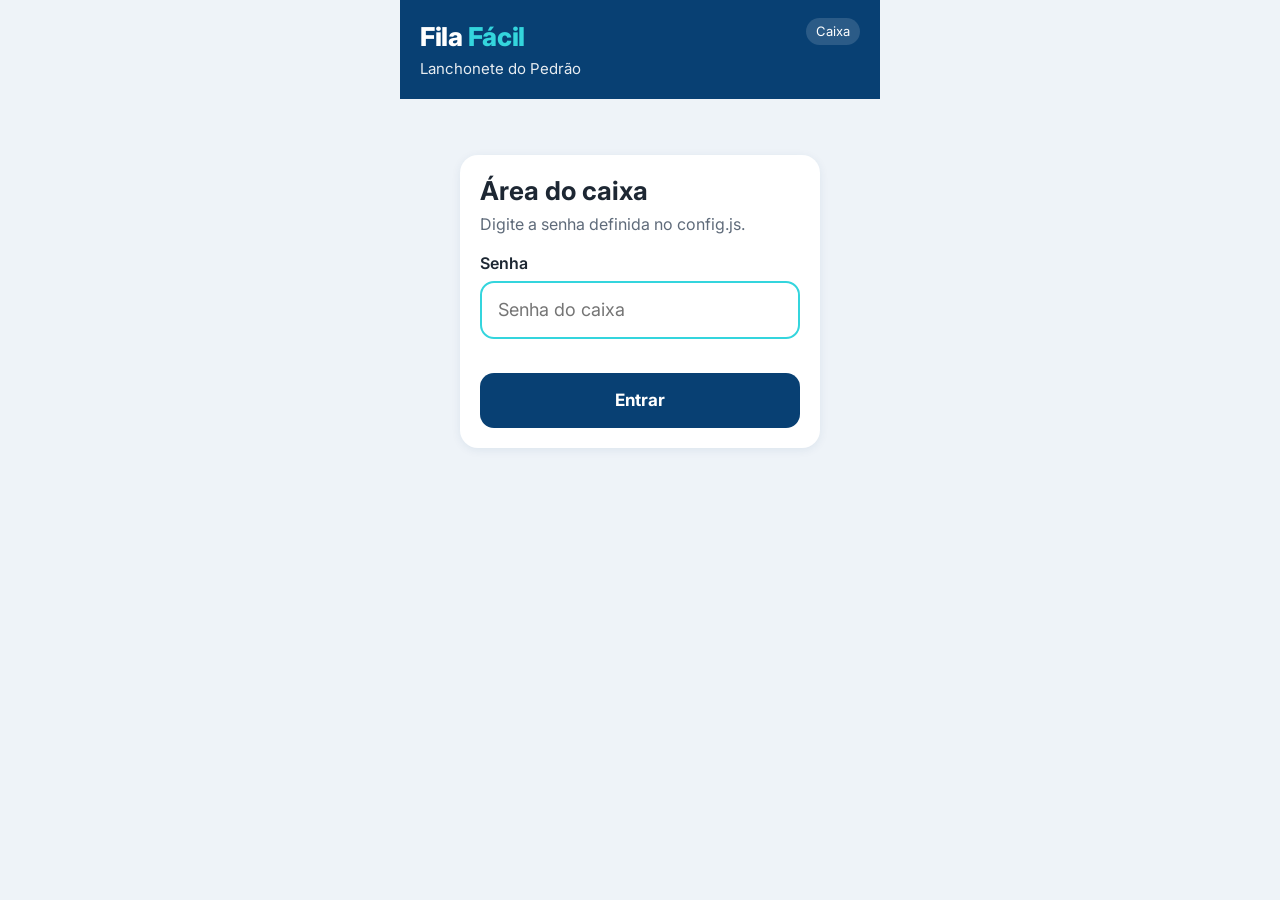
<file: caixa.html>
<!doctype html>
<html lang="pt-BR">
<head>
<meta charset="utf-8">
<meta name="viewport" content="width=device-width, initial-scale=1, viewport-fit=cover">
<meta name="theme-color" content="#084073">
<meta name="robots" content="noindex">
<title>Caixa · Fila Fácil</title>
<link rel="preconnect" href="https://fonts.googleapis.com">
<link rel="preconnect" href="https://fonts.gstatic.com" crossorigin>
<link href="https://fonts.googleapis.com/css2?family=Inter:wght@400;600;700;800&display=swap" rel="stylesheet">
<link rel="stylesheet" href="style.css">
</head>
<body>
<div class="app">
  <header class="topo">
    <div class="topo-linha">
      <div>
        <p class="marca">Fila <span>Fácil</span></p>
        <p class="loja" id="loja"></p>
      </div>
      <span class="chip">Caixa</span>
    </div>
  </header>
  <main>
    <div id="avisos"></div>
    <div id="conteudo"></div>
  </main>
</div>
<div id="toast" class="toast" hidden><span id="toast-txt"></span><button type="button" id="toast-btn">DESFAZER</button></div>

<script src="config.js"></script>
<script src="common.js"></script>
<script src="store.js"></script>
<script>
(function () {
  "use strict";
  var h = FF.h;
  var conteudo = document.getElementById("conteudo");
  document.getElementById("loja").textContent = FF.nomeLoja;
  var store = null, lista = [], carregado = false, aba = "fila";
  var arrastando = false, pendente = false, ultimoTotal = null, audio = null;

  function liberado() { try { return sessionStorage.getItem("filafacil-caixa") === "ok"; } catch (e) { return false; } }

  // ---------- som de nova chegada ----------
  function prepararSom() {
    try {
      if (!audio) audio = new (window.AudioContext || window.webkitAudioContext)();
      if (audio.state === "suspended") audio.resume();
    } catch (e) { audio = null; }
  }
  document.addEventListener("pointerdown", prepararSom, { passive: true });
  function plim() {
    if (!audio) return;
    try {
      [0, 0.12].forEach(function (d, i) {
        var t = audio.currentTime + d, o = audio.createOscillator(), g = audio.createGain();
        o.frequency.value = i ? 1320 : 990;
        g.gain.setValueAtTime(0.0001, t);
        g.gain.exponentialRampToValueAtTime(0.25, t + 0.02);
        g.gain.exponentialRampToValueAtTime(0.0001, t + 0.25);
        o.connect(g); g.connect(audio.destination); o.start(t); o.stop(t + 0.3);
      });
    } catch (e) { /* sem som */ }
  }

  // ---------- desfazer ----------
  var toast = document.getElementById("toast"), toastTxt = document.getElementById("toast-txt"), toastBtn = document.getElementById("toast-btn");
  var toastTimer = null, ultimaAcao = null;
  function mostrarToast(texto, id) {
    ultimaAcao = id;
    toastTxt.textContent = texto;
    toast.hidden = false;
    clearTimeout(toastTimer);
    toastTimer = setTimeout(function () { toast.hidden = true; ultimaAcao = null; }, 6000);
  }
  toastBtn.addEventListener("click", function () {
    if (!ultimaAcao) return;
    var id = ultimaAcao; ultimaAcao = null; toast.hidden = true;
    store.mudarStatus(id, "aguardando").catch(FF.avisoErro);
  });

  async function concluir(pessoa, status) {
    try {
      await store.mudarStatus(pessoa.id, status);
      mostrarToast(FF.senha(pessoa.senha) + " " + pessoa.nome + (status === "atendido" ? " atendido" : " rejeitado"), pessoa.id);
      try { if (navigator.vibrate) navigator.vibrate(40); } catch (e) { /* ignora */ }
    } catch (e) { FF.avisoErro(e); render(); }
  }

  // ---------- tela de senha ----------
  function telaTrava() {
    var campo = h("input", { type: "password", id: "pin", inputmode: "numeric", autocomplete: "off", placeholder: "Senha do caixa" });
    var erro = h("p", { class: "erro-campo", "aria-live": "polite" });
    conteudo.replaceChildren(h("section", { class: "card trava" },
      h("h1", null, "Área do caixa"),
      h("p", { class: "sub" }, "Digite a senha definida no config.js."),
      h("form", { onsubmit: function (ev) {
        ev.preventDefault(); prepararSom();
        if (campo.value === String(FF.C.senhaCaixa || "")) {
          try { sessionStorage.setItem("filafacil-caixa", "ok"); } catch (e) { /* ignora */ }
          iniciar();
        } else { erro.textContent = "Senha incorreta."; campo.value = ""; campo.focus(); }
      } }, h("label", { for: "pin" }, "Senha"), campo, erro, h("button", { class: "btn", type: "submit" }, "Entrar"))));
    campo.focus();
  }

  // ---------- painel ----------
  function abas() {
    function b(id, txt) {
      return h("button", { class: "aba", type: "button", role: "tab", "aria-selected": String(aba === id),
        onclick: function () { aba = id; render(); } }, txt);
    }
    return h("div", { class: "abas", role: "tablist" }, b("fila", "Fila"), b("dados", "Dados"),
      h("a", { class: "aba", href: "qr.html", target: "_blank", rel: "noopener", style: "text-align:center;text-decoration:none" }, "QR Code ↗"));
  }
  function kpi(valor, rotulo, extra) {
    return h("div", { class: "kpi" }, h("strong", null, valor), h("span", null, rotulo), extra ? h("small", null, extra) : null);
  }

  function painelFila(a) {
    var agora = Date.now();
    var partes = [h("div", { class: "kpis" },
      kpi(String(a.fila.length), "na fila"),
      kpi(String(a.atendidos.length), "atendidos"),
      kpi(FF.duracao(a.esperaMedia), "espera média"))];

    if (!a.fila.length) {
      partes.push(h("section", { class: "card vazio" }, h("b", null, "Fila vazia"),
        "Mostre o QR Code no balcão para os clientes entrarem.",
        h("a", { class: "btn claro", href: "qr.html", target: "_blank", rel: "noopener" }, "Abrir QR Code")));
      return partes;
    }

    var p = a.fila[0];
    var trilho = h("div", { class: "trilho" },
      h("div", { class: "fundo-swipe", "aria-hidden": "true" }, h("span", { class: "dir" }, "✓ Atendido"), h("span", { class: "esq" }, "Rejeitar ✕")));
    var card = h("section", { class: "card atual", "aria-label": "Cliente sendo chamado" },
      h("div", { class: "topo-card" },
        h("span", { class: "senha-tag", style: "margin:0" }, FF.senha(p.senha)),
        h("span", { class: "tempo" }, "chamado há " + FF.duracao(agora - p.inicio))),
      h("p", { class: "nome" }, p.nome),
      h("p", { class: "tempo", style: "margin:0" }, "Chegou às " + FF.hora(p.entrada) + " · esperou " + FF.duracao(Math.max(0, p.inicio - p.entrada))),
      h("div", { class: "instrucao" }, h("span", null, h("b", { class: "r" }, "←"), " arraste para rejeitar"), h("span", null, "arraste para atender ", h("b", { class: "v" }, "→"))));
    trilho.appendChild(card);
    ligarArraste(trilho, card, p);
    partes.push(h("p", { class: "rotulo" }, "Agora no caixa"), trilho,
      h("div", { class: "acoes" },
        h("button", { class: "btn vermelho", type: "button", onclick: function () { concluir(p, "rejeitado"); } }, "✕ Rejeitar"),
        h("button", { class: "btn verde", type: "button", onclick: function () { concluir(p, "atendido"); } }, "✓ Atendido")));

    var resto = a.fila.slice(1);
    partes.push(h("p", { class: "rotulo" }, "Próximos (" + resto.length + ")"));
    if (resto.length) {
      partes.push(h("section", { class: "card", style: "padding:6px 16px" }, h("ul", { class: "lista" },
        resto.map(function (e, i) {
          return h("li", null, h("span", { class: "pos" }, String(i + 2)),
            h("div", { class: "quem" }, h("b", null, e.nome), h("span", null, FF.senha(e.senha) + " · chegou às " + FF.hora(e.entrada))),
            h("span", { class: "t" }, "há " + FF.duracao(agora - e.entrada)));
        }))));
    } else partes.push(h("section", { class: "card vazio", style: "padding:16px" }, "Ninguém esperando depois desta pessoa."));
    return partes;
  }

  function ligarArraste(trilho, card, pessoa) {
    var x0 = 0, dx = 0, id = null;
    card.addEventListener("pointerdown", function (e) {
      if (e.button !== undefined && e.button !== 0) return;
      id = e.pointerId; x0 = e.clientX; dx = 0; arrastando = true;
      card.setPointerCapture(id);
      card.style.transition = "none";
    });
    card.addEventListener("pointermove", function (e) {
      if (e.pointerId !== id) return;
      dx = e.clientX - x0;
      card.style.transform = "translateX(" + dx + "px) rotate(" + (dx / 40) + "deg)";
      trilho.dataset.dir = dx > 8 ? "dir" : dx < -8 ? "esq" : "";
    });
    function soltar(e) {
      if (e.pointerId !== id) return;
      id = null;
      var limite = card.offsetWidth * 0.33;
      card.style.transition = "transform .22s ease";
      if (Math.abs(dx) > limite) {
        var dir = dx > 0 ? 1 : -1;
        card.style.transform = "translateX(" + (dir * card.offsetWidth * 1.3) + "px) rotate(" + (dir * 12) + "deg)";
        setTimeout(function () { arrastando = false; concluir(pessoa, dir > 0 ? "atendido" : "rejeitado"); }, 200);
      } else {
        card.style.transform = "";
        trilho.dataset.dir = "";
        setTimeout(function () { arrastando = false; if (pendente) render(); }, 230);
      }
    }
    card.addEventListener("pointerup", soltar);
    card.addEventListener("pointercancel", soltar);
  }

  function grafico(a) {
    var agora = Date.now();
    if (!a.todos.length) return h("p", { class: "nota" }, "As chegadas aparecem aqui assim que alguém entrar na fila.");
    var inicio = a.todos[0].entrada;
    var span = Math.max(agora - inicio, 60000);
    var opcoes = [1, 2, 5, 10, 15, 30, 60], passo = 60;
    for (var i = 0; i < opcoes.length; i++) { if (span / (opcoes[i] * 60000) <= 12) { passo = opcoes[i]; break; } }
    var tam = passo * 60000;
    var base = Math.floor(inicio / tam) * tam;
    var n = Math.floor((agora - base) / tam) + 1;
    var cont = new Array(n).fill(0);
    a.todos.forEach(function (e) { var k = Math.floor((e.entrada - base) / tam); if (k >= 0 && k < n) cont[k] += 1; });
    var max = Math.max.apply(null, cont) || 1;
    return h("div", null,
      h("div", { class: "grafico", role: "img", "aria-label": "Chegadas por intervalo de " + passo + " minutos" },
        cont.map(function (c) { return h("div", { class: "barra" }, h("em", null, c ? String(c) : ""), h("i", { style: "height:" + (c / max * 85) + "%" })); })),
      h("div", { class: "eixo" }, cont.map(function (c, k) { return h("span", null, k % Math.ceil(n / 6) === 0 ? FF.hora(base + k * tam) : ""); })),
      h("p", { class: "nota" }, "Chegadas a cada " + passo + " min."));
  }

  var NOMES = { aguardando: "Na fila", atendido: "Atendido", rejeitado: "Rejeitado", desistiu: "Desistiu" };

  function baixarCSV(a) {
    var seguro = function (s) { s = String(s == null ? "" : s); if (/^[=+\-@]/.test(s)) s = "'" + s; return '"' + s.replace(/"/g, '""') + '"'; };
    var min = function (ms) { return ms == null ? "" : (ms / 60000).toFixed(2).replace(".", ","); };
    var linhas = [["senha", "nome", "chegada", "inicio_atendimento", "saida", "espera_min", "situacao"].join(";")];
    a.todos.forEach(function (e) {
      linhas.push([e.senha, seguro(e.nome), FF.hora(e.entrada), e.inicio ? FF.hora(e.inicio) : "", e.fim ? FF.hora(e.fim) : "",
        min(e.status === "desistiu" && e.fim ? e.fim - e.entrada : e.espera), NOMES[e.status] || e.status].join(";"));
    });
    var blob = new Blob(["﻿" + linhas.join("\r\n")], { type: "text/csv;charset=utf-8" });
    var url = URL.createObjectURL(blob);
    var link = h("a", { href: url, download: "fila-facil-" + FilaStore.loja + ".csv" });
    document.body.appendChild(link); link.click(); link.remove();
    setTimeout(function () { URL.revokeObjectURL(url); }, 2000);
  }

  function painelDados(a) {
    var rhoTxt = a.rho == null ? "–" : FF.pct(a.rho);
    var partes = [
      h("div", { class: "kpis" },
        kpi(String(a.todos.length), "chegadas"),
        kpi(String(a.atendidos.length), "atendidos"),
        kpi(String(a.fila.length), "na fila agora"),
        kpi(FF.duracao(a.esperaMedia), "espera média"),
        kpi(FF.duracao(a.maiorEspera), "maior espera"),
        kpi(FF.duracao(a.tmaReal), "tempo médio de atendimento"),
        kpi(String(a.desistencias.length), "desistências"),
        kpi(FF.pct(a.abandono), "taxa de abandono"),
        kpi(FF.duracao(a.tolerancia), "tolerância", "tempo médio até desistir"),
        kpi(FF.num(a.lambda, a.lambda != null && a.lambda < 10 ? 1 : 0), "chegadas por hora", "λ"),
        kpi(FF.num(a.mu, a.mu != null && a.mu < 10 ? 1 : 0), "capacidade por hora", "μ"),
        kpi(rhoTxt, "ocupação do caixa", "ρ = λ ÷ μ")),
      h("section", { class: "card" }, h("h2", null, "Chegadas ao longo do tempo"), grafico(a)),
      h("section", { class: "card" },
        h("h2", null, "Teoria das Filas"),
        a.rho == null
          ? h("p", { class: "sub" }, "Os cálculos aparecem depois do primeiro atendimento.")
          : h("div", null,
              h("p", { class: "sub" }, "Ocupação do caixa: ρ = " + FF.num(a.lambda, a.lambda < 10 ? 1 : 0) + " ÷ " + FF.num(a.mu, a.mu < 10 ? 1 : 0) + " = " + rhoTxt + "."),
              h("p", { class: "sub" }, a.wqTeorica != null
                ? "Espera prevista (modelo M/M/1): Wq = ρ ÷ (μ − λ) = " + FF.duracao(a.wqTeorica) + ". Espera medida: " + FF.duracao(a.esperaMedia) + "."
                : "As chegadas superam a capacidade do caixa (ρ ≥ 100%): a fila tende a crescer. Abrir outro caixa resolveria."),
              h("p", { class: "nota" }, "Com poucos atendimentos os números oscilam. A comparação fica mais confiável com mais dados."))),
    ];
    var historico = a.todos.slice().reverse();
    partes.push(h("section", { class: "card" }, h("h2", null, "Histórico"),
      historico.length
        ? h("table", { class: "tabela" },
            h("thead", null, h("tr", null, h("th", null, "Senha"), h("th", null, "Nome"), h("th", null, "Chegada"), h("th", null, "Espera"), h("th", null, "Situação"))),
            h("tbody", null, historico.map(function (e) {
              var w = e.status === "desistiu" && e.fim ? e.fim - e.entrada : e.status === "aguardando" ? Date.now() - e.entrada : e.espera;
              return h("tr", null, h("td", null, FF.senha(e.senha)), h("td", { class: "nm" }, e.nome), h("td", null, FF.hora(e.entrada)),
                h("td", null, FF.duracao(w)), h("td", null, h("span", { class: "st " + e.status }, NOMES[e.status] || e.status)));
            })))
        : h("p", { class: "sub" }, "Ninguém entrou na fila ainda.")));

    var apagar = h("button", { class: "btn perigo", type: "button" }, "Encerrar a fila e apagar os dados");
    var conf = null;
    apagar.addEventListener("click", async function () {
      if (!conf) {
        apagar.textContent = "Toque de novo para apagar tudo"; apagar.classList.add("confirmar");
        conf = setTimeout(function () { conf = null; apagar.textContent = "Encerrar a fila e apagar os dados"; apagar.classList.remove("confirmar"); }, 4000);
        return;
      }
      clearTimeout(conf); conf = null; apagar.disabled = true; apagar.textContent = "Apagando…";
      try { await store.apagarTudo(); } catch (e) { FF.avisoErro(e); }
    });
    partes.push(h("section", { class: "card botoes" },
      h("button", { class: "btn claro", type: "button", style: "margin:0", onclick: function () { baixarCSV(FF.analisar(lista, Date.now())); } }, "Baixar planilha (CSV)"),
      apagar,
      h("p", { class: "nota", style: "margin:0" }, "Apague os dados ao final da apresentação.")));
    return partes;
  }

  function render() {
    if (!carregado) return;
    if (arrastando) { pendente = true; return; }
    pendente = false;
    var a = FF.analisar(lista, Date.now());
    conteudo.replaceChildren(h("div", { style: "display:flex;flex-direction:column;gap:14px" },
      abas(), aba === "fila" ? painelFila(a) : painelDados(a)));
    document.title = (a.fila.length ? "(" + a.fila.length + ") " : "") + "Caixa · Fila Fácil";
  }

  function iniciar() {
    conteudo.replaceChildren(h("div", { class: "card vazio" }, "Conectando…"));
    FilaStore.abrir().then(function (s) {
      store = s;
      FF.avisoModo(s);
      s.assinar(function (l) {
        var chegadas = l.length;
        if (ultimoTotal != null && chegadas > ultimoTotal) plim();
        ultimoTotal = chegadas;
        lista = l; carregado = true; render();
      }, FF.avisoErro);
      setInterval(render, 15000);
    }).catch(function (e) { FF.avisoErro(e); conteudo.replaceChildren(); });
  }

  if (liberado()) iniciar(); else telaTrava();
})();
</script>
</body>
</html>
</file>
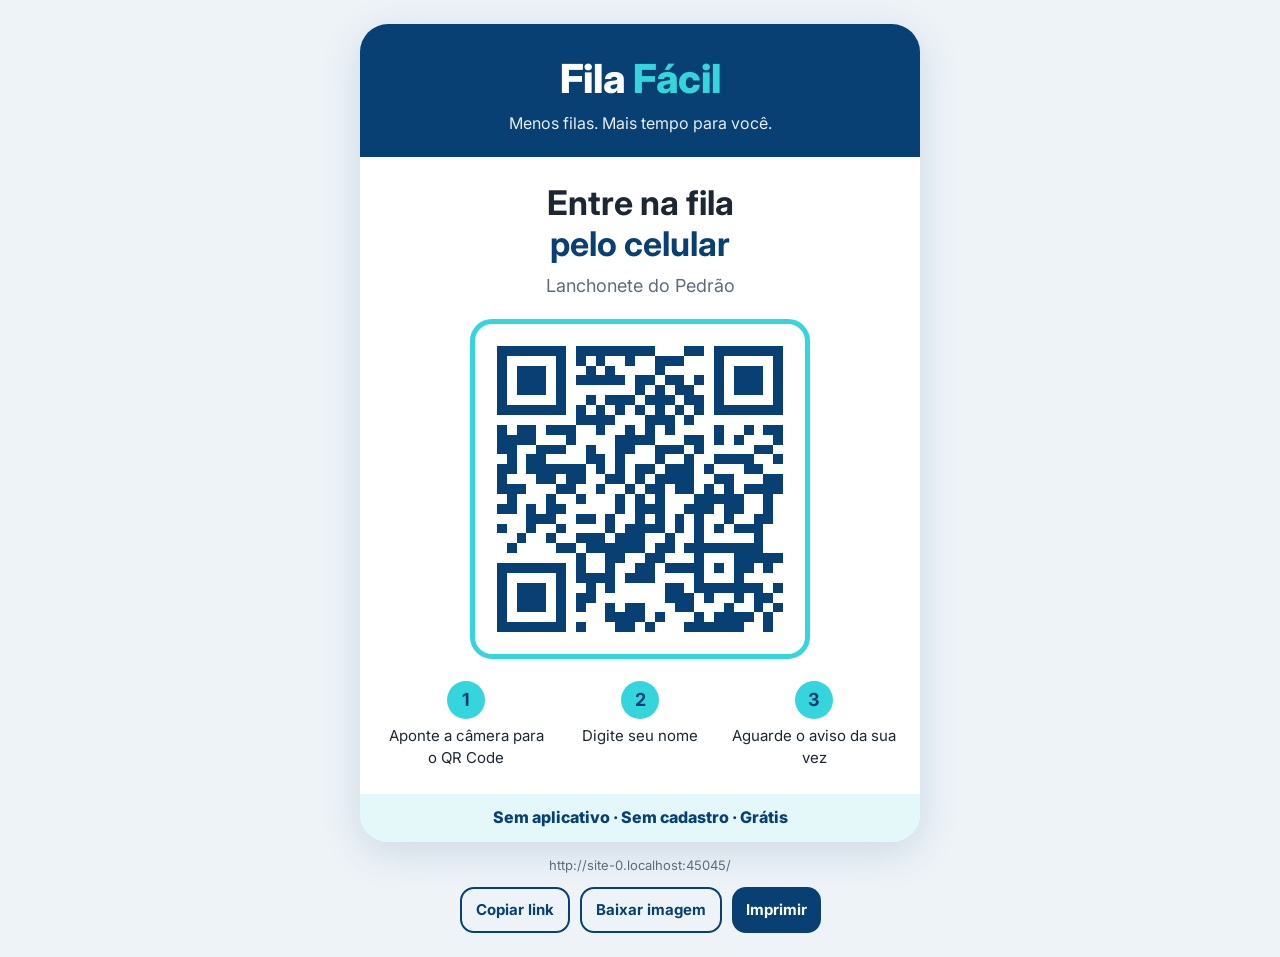
<file: qr.html>
<!doctype html>
<html lang="pt-BR">
<head>
<meta charset="utf-8">
<meta name="viewport" content="width=device-width, initial-scale=1, viewport-fit=cover">
<title>QR Code · Fila Fácil</title>
<link rel="preconnect" href="https://fonts.googleapis.com">
<link rel="preconnect" href="https://fonts.gstatic.com" crossorigin>
<link href="https://fonts.googleapis.com/css2?family=Inter:wght@400;600;700;800&display=swap" rel="stylesheet">
<link rel="stylesheet" href="style.css">
</head>
<body>
<div class="qr-pagina">
  <div style="width:min(560px,100%)">
    <div id="avisos" style="margin-bottom:12px"></div>
    <div class="display">
      <div class="topo">
        <p class="marca">Fila <span>Fácil</span></p>
        <p class="slogan">Menos filas. Mais tempo para você.</p>
      </div>
      <div class="corpo">
        <h1>Entre na fila <span>pelo celular</span></h1>
        <p class="loja-nome" id="loja"></p>
        <div class="qr-moldura" id="qr"></div>
        <div class="passos">
          <div class="passo"><b>1</b>Aponte a câmera para o QR Code</div>
          <div class="passo"><b>2</b>Digite seu nome</div>
          <div class="passo"><b>3</b>Aguarde o aviso da sua vez</div>
        </div>
      </div>
      <div class="faixa">Sem aplicativo · Sem cadastro · Grátis</div>
    </div>
    <p class="qr-url" id="url"></p>
    <div class="qr-acoes">
      <button class="btn claro pequeno" type="button" id="copiar">Copiar link</button>
      <button class="btn claro pequeno" type="button" id="baixar">Baixar imagem</button>
      <button class="btn pequeno" type="button" id="imprimir">Imprimir</button>
    </div>
  </div>
</div>
<script src="config.js"></script>
<script src="common.js"></script>
<script src="qr.js"></script>
<script>
(function () {
  "use strict";
  var link = new URL("index.html", location.href);
  link.search = ""; link.hash = "";
  var url = link.href.replace(/index\.html$/, "");
  document.getElementById("loja").textContent = FF.nomeLoja;
  document.getElementById("url").textContent = url;
  if (location.protocol === "file:") FF.aviso("teste", "Este QR Code aponta para um arquivo do seu computador. Publique o site (passo 3 do LEIA-ME) e abra esta página pelo endereço publicado.");

  document.getElementById("qr").innerHTML = window.qrSvg(url, { ec: "M", margin: 1, color: "#084073" });

  document.getElementById("imprimir").addEventListener("click", function () { window.print(); });
  var copiar = document.getElementById("copiar");
  copiar.addEventListener("click", async function () {
    try { await navigator.clipboard.writeText(url); copiar.textContent = "Link copiado"; }
    catch (e) { copiar.textContent = "Não foi possível copiar"; }
    setTimeout(function () { copiar.textContent = "Copiar link"; }, 2500);
  });
  document.getElementById("baixar").addEventListener("click", function () {
    var m = window.qrMatrix(url, "M"), n = m.length, mod = 24, borda = 4, lado = (n + borda * 2) * mod;
    var cv = document.createElement("canvas"); cv.width = cv.height = lado;
    var g = cv.getContext("2d");
    g.fillStyle = "#fff"; g.fillRect(0, 0, lado, lado); g.fillStyle = "#000";
    for (var r = 0; r < n; r++) for (var c = 0; c < n; c++) if (m[r][c]) g.fillRect((c + borda) * mod, (r + borda) * mod, mod, mod);
    cv.toBlob(function (b) {
      var u = URL.createObjectURL(b), a = document.createElement("a");
      a.href = u; a.download = "qr-code-fila-facil.png"; document.body.appendChild(a); a.click(); a.remove();
      setTimeout(function () { URL.revokeObjectURL(u); }, 2000);
    }, "image/png");
  });
})();
</script>
</body>
</html>
</file>
<file: style.css>
:root {
  --navy: #084073;
  --navy-2: #0b4f8c;
  --turq: #34d5dd;
  --turq-claro: #e4f8f9;
  --fundo: #eef3f8;
  --card: #ffffff;
  --texto: #1d2733;
  --suave: #5f6b7a;
  --linha: #dbe3ec;
  --verde: #1e9e5a;
  --verde-claro: #e3f5ea;
  --vermelho: #d64545;
  --vermelho-claro: #fbe6e6;
  --ambar: #c98a00;
  --raio: 18px;
  --sombra: 0 2px 10px rgba(8, 64, 115, .08);
}
* { box-sizing: border-box; }
html, body { margin: 0; }
body {
  background: var(--fundo);
  color: var(--texto);
  font-family: "Inter", system-ui, -apple-system, "Segoe UI", Roboto, Arial, sans-serif;
  font-size: 16px;
  line-height: 1.45;
  -webkit-text-size-adjust: 100%;
}
button, input { font: inherit; color: inherit; }
button { cursor: pointer; }
.app { max-width: 480px; margin: 0 auto; min-height: 100vh; display: flex; flex-direction: column; }

/* Cabeçalho */
.topo { background: var(--navy); color: #fff; padding: 18px 20px 20px; }
.marca { font-weight: 800; font-size: 26px; letter-spacing: -.3px; margin: 0; }
.marca span { color: var(--turq); }
.loja { margin: 2px 0 0; opacity: .9; font-size: 15px; }
.topo-linha { display: flex; align-items: flex-start; justify-content: space-between; gap: 12px; }
.chip { background: rgba(255,255,255,.14); border-radius: 999px; padding: 4px 10px; font-size: 13px; white-space: nowrap; }

main { flex: 1; padding: 16px; display: flex; flex-direction: column; gap: 14px; }
.card { background: var(--card); border-radius: var(--raio); box-shadow: var(--sombra); padding: 20px; }
h1, h2, h3 { margin: 0; line-height: 1.2; }
h1 { font-size: 26px; }
h2 { font-size: 20px; }
.sub { color: var(--suave); margin: 6px 0 0; }
.rodape { text-align: center; color: var(--suave); font-size: 13px; padding: 8px 16px 20px; }

/* Avisos */
#avisos { display: flex; flex-direction: column; gap: 8px; }
#avisos:empty { display: none; }
.aviso { border-radius: 12px; padding: 10px 14px; font-size: 14px; }
.aviso.teste { background: #fff6dc; color: #6b4d00; }
.aviso.erro { background: var(--vermelho-claro); color: #8a1f1f; }

/* Formulário */
label { font-weight: 600; display: block; margin: 16px 0 6px; }
input[type=text], input[type=password] {
  width: 100%; border: 2px solid var(--linha); border-radius: 14px; padding: 14px 16px; font-size: 18px; background: #fff;
}
input:focus { outline: none; border-color: var(--turq); }
.btn {
  display: block; width: 100%; border: 0; border-radius: 14px; padding: 15px 18px; font-weight: 700; font-size: 17px;
  background: var(--navy); color: #fff; margin-top: 14px; text-align: center; text-decoration: none;
}
.btn:active { transform: translateY(1px); }
.btn:disabled { opacity: .55; cursor: default; }
.btn.claro { background: transparent; color: var(--navy); border: 2px solid var(--navy); }
.btn.perigo { background: transparent; color: var(--vermelho); border: 2px solid var(--vermelho); }
.btn.perigo.confirmar { background: var(--vermelho); color: #fff; }
.btn.pequeno { padding: 10px 14px; font-size: 15px; margin-top: 0; }
.erro-campo { color: var(--vermelho); font-size: 14px; margin: 6px 0 0; min-height: 1em; }

/* Publicidade (ilustra o modelo de receita) */
.anuncio {
  border: 1.5px dashed #b9c6d4; border-radius: 14px; padding: 12px 14px; text-align: center; color: var(--suave); font-size: 13px; background: #f7fafc;
}
.anuncio b { display: block; font-size: 11px; letter-spacing: .08em; text-transform: uppercase; color: #8a97a6; margin-bottom: 2px; }

/* ---------------- Cliente ---------------- */
.resumo-fila { display: flex; gap: 10px; margin-top: 14px; }
.mini { flex: 1; background: var(--turq-claro); border-radius: 14px; padding: 10px 12px; }
.mini strong { display: block; font-size: 22px; color: var(--navy); }
.mini span { font-size: 13px; color: var(--suave); }

.espera { text-align: center; }
.saudacao { color: var(--suave); margin: 0; }
.posicao { font-size: 84px; font-weight: 800; color: var(--navy); line-height: 1; margin: 10px 0 0; letter-spacing: -2px; }
.posicao-legenda { font-size: 18px; font-weight: 600; margin: 4px 0 0; }
.senha-tag { display: inline-block; margin-top: 12px; background: var(--fundo); border-radius: 999px; padding: 4px 12px; font-weight: 700; color: var(--navy); font-size: 14px; }
.linhas { display: flex; gap: 10px; margin-top: 18px; text-align: left; }
.pontos { display: flex; justify-content: center; gap: 6px; margin-top: 16px; flex-wrap: wrap; }
.ponto { width: 12px; height: 12px; border-radius: 50%; background: var(--linha); }
.ponto.eu { background: var(--turq); box-shadow: 0 0 0 3px rgba(52, 213, 221, .3); }
.dica { font-size: 14px; color: var(--suave); background: var(--fundo); border-radius: 12px; padding: 10px 12px; margin-top: 16px; text-align: left; }

.vez { background: var(--navy); color: #fff; text-align: center; padding: 30px 20px; }
.vez .sino { width: 74px; height: 74px; border-radius: 50%; background: var(--turq); color: var(--navy); display: grid; place-items: center; margin: 0 auto; font-size: 38px; animation: pulsar 1.4s ease-in-out infinite; }
.vez h1 { font-size: 34px; margin-top: 16px; }
.vez p { margin: 8px 0 0; opacity: .92; font-size: 18px; }
.vez .senha-tag { background: rgba(255,255,255,.15); color: #fff; font-size: 18px; }
@keyframes pulsar { 0%, 100% { transform: scale(1); } 50% { transform: scale(1.08); } }
@media (prefers-reduced-motion: reduce) { .vez .sino { animation: none; } }

.fim { text-align: center; }
.fim .icone { width: 64px; height: 64px; border-radius: 50%; display: grid; place-items: center; margin: 0 auto 12px; font-size: 32px; background: var(--verde-claro); color: var(--verde); }
.fim .icone.neutro { background: var(--fundo); color: var(--suave); }

/* ---------------- Caixa ---------------- */
.abas { display: flex; background: var(--card); border-radius: 14px; padding: 4px; box-shadow: var(--sombra); }
.aba { flex: 1; border: 0; background: transparent; border-radius: 10px; padding: 10px; font-weight: 700; color: var(--suave); }
.aba[aria-selected=true] { background: var(--navy); color: #fff; }
.kpis { display: grid; grid-template-columns: repeat(3, 1fr); gap: 10px; }
.kpi { background: var(--card); border-radius: 14px; box-shadow: var(--sombra); padding: 12px; }
.kpi strong { display: block; font-size: 22px; color: var(--navy); line-height: 1.1; }
.kpi span { display: block; font-size: 12.5px; line-height: 1.3; color: var(--suave); margin-top: 2px; }
.kpi small { display: block; font-size: 11.5px; color: var(--suave); margin-top: 4px; }

.rotulo { font-size: 13px; font-weight: 700; color: var(--suave); text-transform: uppercase; letter-spacing: .06em; margin: 4px 2px -4px; }
.trilho { position: relative; border-radius: var(--raio); overflow: hidden; }
.fundo-swipe { position: absolute; inset: 0; display: flex; align-items: center; justify-content: space-between; padding: 0 22px; font-weight: 800; font-size: 18px; color: #fff; }
.fundo-swipe .esq, .fundo-swipe .dir { opacity: 0; transition: opacity .1s; }
.trilho[data-dir=dir] .fundo-swipe { background: var(--verde); }
.trilho[data-dir=esq] .fundo-swipe { background: var(--vermelho); }
.trilho[data-dir=dir] .dir, .trilho[data-dir=esq] .esq { opacity: 1; }
.atual { position: relative; touch-action: pan-y; user-select: none; -webkit-user-select: none; cursor: grab; }
.atual .topo-card { display: flex; justify-content: space-between; align-items: center; }
.atual .nome { font-size: 30px; font-weight: 800; margin: 8px 0 2px; word-break: break-word; }
.atual .tempo { color: var(--suave); }
.atual .instrucao { display: flex; justify-content: space-between; font-size: 13px; color: var(--suave); margin-top: 14px; border-top: 1px solid var(--linha); padding-top: 10px; }
.atual .instrucao b.v { color: var(--verde); }
.atual .instrucao b.r { color: var(--vermelho); }
.acoes { display: flex; gap: 10px; }
.acoes .btn { margin: 0; }
.btn.verde { background: var(--verde); }
.btn.vermelho { background: #fff; color: var(--vermelho); border: 2px solid var(--vermelho); }

.lista { list-style: none; margin: 0; padding: 0; }
.lista li { display: flex; align-items: center; gap: 12px; padding: 12px 4px; border-bottom: 1px solid var(--linha); }
.lista li:last-child { border-bottom: 0; }
.lista .pos { width: 30px; height: 30px; border-radius: 50%; background: var(--fundo); color: var(--navy); font-weight: 800; display: grid; place-items: center; font-size: 14px; flex: none; }
.lista .quem { flex: 1; min-width: 0; }
.lista .quem b { display: block; overflow: hidden; text-overflow: ellipsis; white-space: nowrap; }
.lista .quem span { font-size: 13px; color: var(--suave); }
.lista .t { font-size: 14px; color: var(--suave); white-space: nowrap; }
.vazio { text-align: center; color: var(--suave); padding: 26px 10px; }
.vazio b { display: block; color: var(--texto); font-size: 18px; margin-bottom: 4px; }

.toast {
  position: fixed; left: 50%; bottom: 18px; transform: translateX(-50%); width: min(448px, calc(100% - 32px));
  background: #1d2733; color: #fff; border-radius: 14px; padding: 14px 16px; display: flex; align-items: center; gap: 12px; box-shadow: 0 8px 24px rgba(0,0,0,.25); z-index: 10;
}
.toast[hidden] { display: none; }
.toast span { flex: 1; }
.toast button { background: none; border: 0; color: var(--turq); font-weight: 800; letter-spacing: .04em; padding: 6px; }

.grafico { display: flex; align-items: flex-end; gap: 4px; height: 120px; margin-top: 14px; }
.grafico { justify-content: center; }
.grafico .barra { flex: 1; max-width: 44px; display: flex; flex-direction: column; justify-content: flex-end; align-items: center; height: 100%; }
.grafico .barra i { display: block; width: 100%; background: var(--turq); border-radius: 6px 6px 0 0; min-height: 2px; }
.grafico .barra em { font-style: normal; font-size: 11px; color: var(--navy); font-weight: 700; margin-bottom: 2px; }
.eixo { display: flex; gap: 4px; margin-top: 4px; justify-content: center; }
.eixo span { flex: 1; max-width: 44px; white-space: nowrap; overflow: visible; text-align: center; font-size: 10.5px; color: var(--suave); overflow: hidden; }
.nota { font-size: 12.5px; color: var(--suave); margin: 10px 0 0; }

.tabela { width: 100%; border-collapse: collapse; font-size: 14px; margin-top: 10px; }
.tabela th { text-align: left; font-size: 12px; color: var(--suave); font-weight: 700; padding: 6px 4px; border-bottom: 2px solid var(--linha); }
.tabela td { padding: 8px 4px; border-bottom: 1px solid var(--linha); }
.tabela td.nm { max-width: 110px; overflow: hidden; text-overflow: ellipsis; white-space: nowrap; }
.st { font-size: 12px; font-weight: 700; border-radius: 999px; padding: 2px 8px; white-space: nowrap; }
.st.aguardando { background: var(--turq-claro); color: var(--navy); }
.st.atendido { background: var(--verde-claro); color: var(--verde); }
.st.rejeitado { background: var(--vermelho-claro); color: var(--vermelho); }
.st.desistiu { background: #fff1d6; color: #8a5a00; }
.botoes { display: flex; flex-direction: column; gap: 10px; }

/* Senha do caixa */
.trava { max-width: 360px; margin: 40px auto 0; width: 100%; }

/* ---------------- QR Code de balcão ---------------- */
.qr-pagina { background: var(--fundo); min-height: 100vh; display: grid; place-items: center; padding: 24px 16px; }
.display { background: #fff; border-radius: 28px; box-shadow: 0 10px 40px rgba(8,64,115,.15); width: min(560px, 100%); overflow: hidden; text-align: center; }
.display .topo { padding: 26px 20px 22px; }
.display .marca { font-size: 40px; }
.display .slogan { margin: 4px 0 0; opacity: .9; }
.display .corpo { padding: 26px 24px 8px; }
.display h1 { font-size: 34px; }
.display h1 span { color: var(--navy); display: block; }
.display .loja-nome { margin: 8px 0 0; color: var(--suave); font-size: 18px; }
.qr-moldura { border: 5px solid var(--turq); border-radius: 22px; padding: 12px; width: min(340px, 82%); margin: 20px auto 0; }
.qr-moldura svg { display: block; width: 100%; height: auto; }
.passos { display: flex; gap: 10px; margin: 22px 0 18px; }
.passo { flex: 1; font-size: 15px; color: var(--texto); }
.passo b { display: grid; place-items: center; width: 38px; height: 38px; border-radius: 50%; background: var(--turq); color: var(--navy); margin: 0 auto 6px; font-size: 18px; }
.display .faixa { background: var(--turq-claro); color: var(--navy); font-weight: 800; padding: 12px; }
.qr-url { color: var(--suave); font-size: 13px; margin-top: 14px; word-break: break-all; text-align: center; }
.qr-acoes { display: flex; flex-wrap: wrap; gap: 10px; justify-content: center; margin-top: 12px; }
.qr-acoes .btn { width: auto; margin: 0; white-space: nowrap; }
@media print { .qr-acoes, .qr-url, #avisos { display: none !important; } .qr-pagina { background: #fff; } .display { box-shadow: none; } }
</file>
